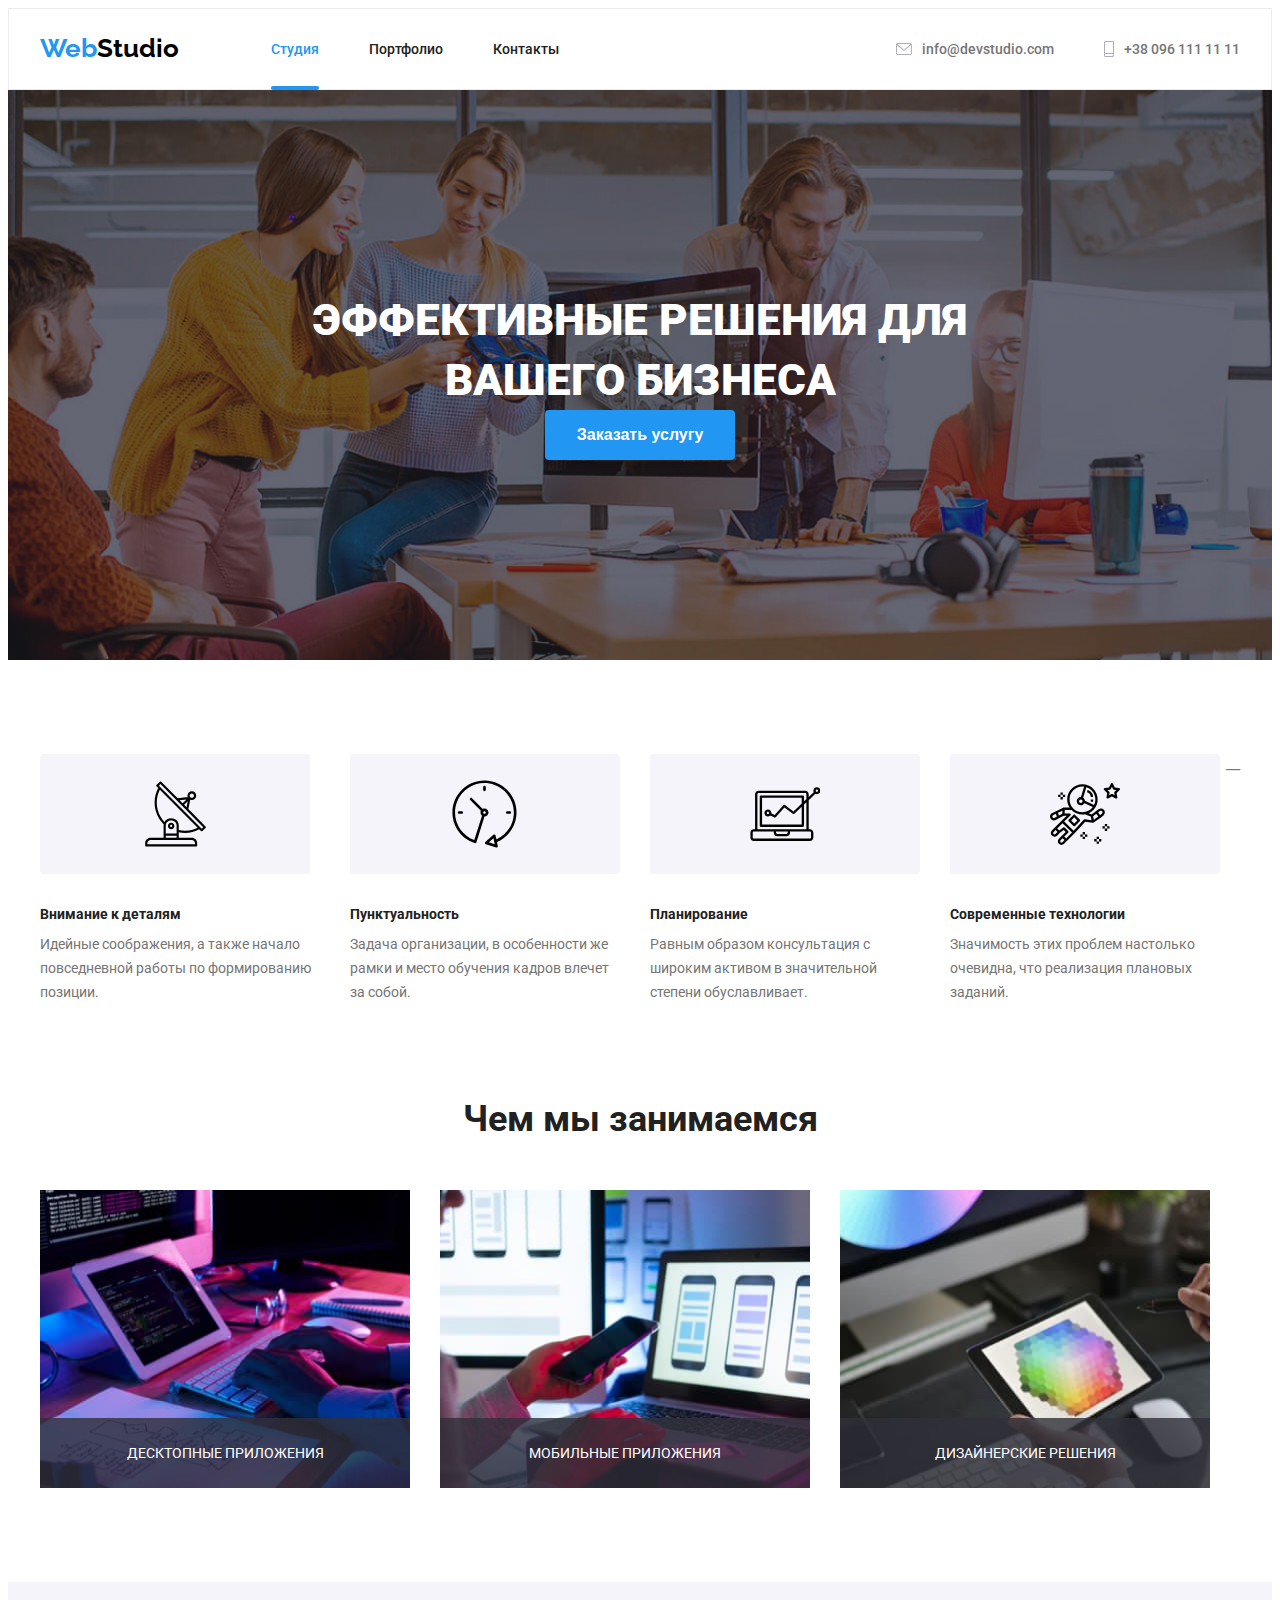
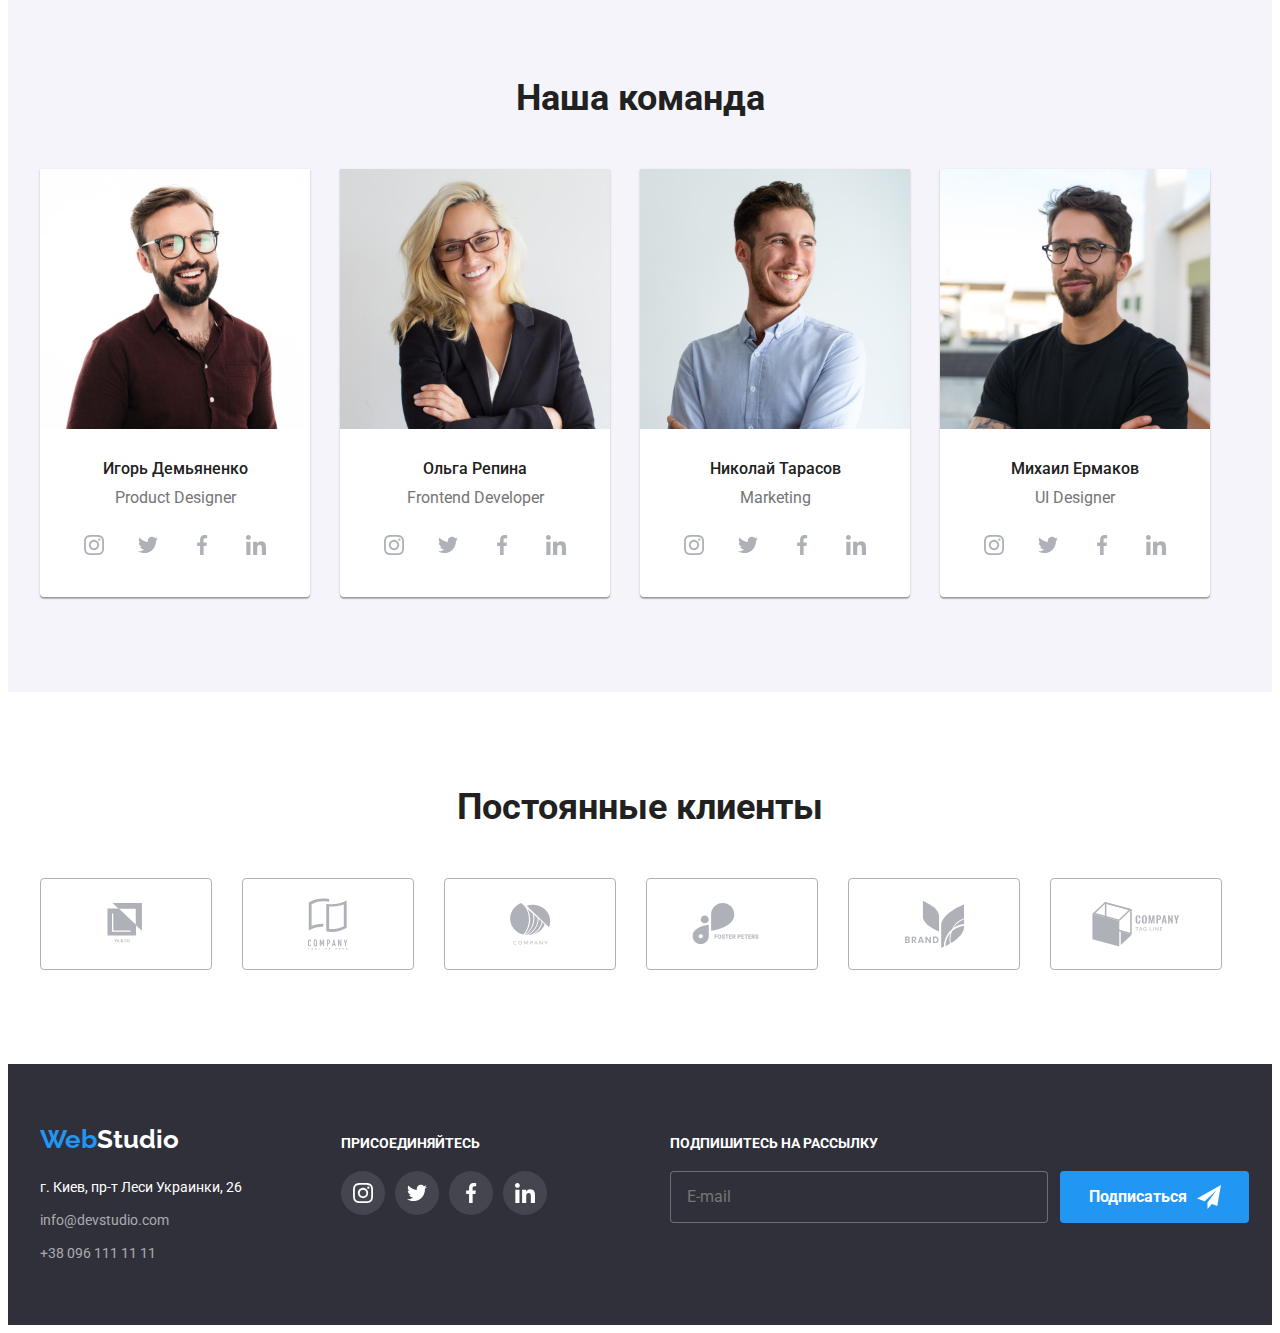
<file: index.html>
<!DOCTYPE html>
<html lang="en">
<head>
    <meta charset="UTF-8">
    <meta name="viewport" content="width=device-width, initial-scale=1.0">
    <title>WebStudio</title>
    <link rel="stylesheet" href="https://cdnjs.cloudflare.com/ajax/libs/modern-normalize/1.0.0/modern-normalize.min.css"
        integrity="sha512-ISS7cAi1PEhQ8jnbJpJZMd29NlhNj4AWYyLOSp2CE/CsHxTCu+r+t0D2yoJudVrd0/8fTVPUVDzY5Tvli75u/g=="
        crossorigin="anonymous" />   
    <link rel="stylesheet" href="./css/main.min.css">
    <link href="https://fonts.googleapis.com/css2?family=Roboto:wght@400;500;700;900&display=swap" rel="stylesheet">
    <link href="https://fonts.googleapis.com/css2?family=Raleway:wght@700&display=swap" rel="stylesheet">
</head>
<body class="site-page">

                    <!--main-navigation-->

    <header class="page" >

        <div class="page-container" >

            <nav class="page-nav">
                <a class="logo" href="index.html">
                    <span class="logo-part">Web</span>Studio
            
                </a>
            
                <ul class="page-nav__list">
                    <li class="page-nav__item">
                        <a class="page-nav__link current" href="">Студия</a>
                    </li>
                    <li class="page-nav__item">
                        <a class="page-nav__link" href="./portpholio.html">Портфолио</a>
                    </li>
                    <li class="page-nav__item">
                        <a class="page-nav__link" href="">Контакты</a>
                    </li>
            
                </ul>
            
            </nav>

            <ul class="page-contacts">
                <li class="page-contacts__item">
                    <a class="page-contacts__link" href="info@devstudio.com">
                        <svg class="page-contacts__icon" width="16px" height="12px">
                            <use href="./img/symbol-defs.svg#icon-mail-1"></use>
                        </svg>
                        info@devstudio.com
                    </a>
                </li>
                <li class="page-contacts__item">
                    <a class="page-contacts__link" href="+38-096-111-11-11">
                        <svg class="page-contacts__icon" width="10px" height="16px">
                         <use href="./img/symbol-defs.svg#icon-phone-1"></use>
                    </svg>
                    +38 096 111 11 11
                    </a>
                </li>
            </ul>
            
        </div>       

    </header>

             <!--main-content-->

        <main>
                        <!--by-our-product-->
           
                <section class="hero">
                                    

                            <h1 class="hero__title">Эффективные решения для вашего бизнеса</h1>
                           
                            <button class="hero__link" data-modal-open> Заказать услугу </button>
                        
                
                </section>
            

        
                        <!--stydio-skills-->

            <section class="skills">

                <div class="skills-container">

                    <h2 class="visually-hidden">Наши скилы </h2>

                    <ul class="skills__list">

                        <li class="skills__item">
                            <div class="skills__box">
                                <svg class="skills__icon" width="65px" height="70px">
                                  <use href="./img/symbol-defs.svg#icon-details-1"></use>
                                </svg>
                           </div>
                            <h3 class="skills__title">Внимание к деталям</h3>
                            <p class="skills__text">Идейные соображения, а также начало повседневной работы по формированию позиции.</p>
                        </li>

                        <li class="skills__item">

                           <div class="skills__box">
                                <svg class="skills__icon" width="67px" height="70px">
                                    <use href="./img/symbol-defs.svg#icon-clock-1"></use>
                                </svg>
                           </div>

                            <h3 class="skills__title">Пунктуальность</h3>
                            <p class="skills__text">Задача организации, в особенности же рамки и место обучения кадров влечет за собой.</p>

                        </li>

                        <li class="skills__item">

                           <div class="skills__box">
                                <svg class="skills__icon" width="70px" height="54px">
                                    <use href="./img/symbol-defs.svg#icon-computer-1"></use>
                                </svg>
                           </div>

                            <h3 class="skills__title">Планирование</h3>
                            <p class="skills__text">Равным образом консультация с широким активом в значительной степени обуславливает.</p>
                        </li>

                        <li class="skills__item">

                             <div class="skills__box">
                                 <svg class="skills__icon" width="70px" height="70px">
                                   <use href="./img/symbol-defs.svg#icon-astronaut-1"></use>
                                </svg>
                             </div>

                            <h3 class="skills__title">Современные технологии</h3>
                            <p class="skills__text">Значимость этих проблем настолько очевидна, что реализация плановых заданий.</p>

                        </li>
                    </ul>__
                </div>
              
            </section>

                        <!--our-work-->

            <section class="work">               
             
                <div class="work-container">

                    <h2 class="work__title">Чем мы занимаемся</h2>
                   
                    <ul class="work__list">
                    
                        <li class="work__card">
                            
                           <a href="" class="work__link">

                            <div class="work__tumb">
                               
                                    <img src="./img/notebook.jpg" alt="box1">
                              
                            </div>

                            <p class="work__text">ДЕСКТОПНЫЕ ПРИЛОЖЕНИЯ</p>

                           </a>

                        </li>

                        <li class="work__card">
                           
                           <a href="" class="work__link">

                            <div class="work__tumb">
                                
                                    <img src="./img/phone.jpg" alt="box2">
                               
                            </div>

                            <p class="work__text">МОБИЛЬНЫЕ ПРИЛОЖЕНИЯ</p>

                           </a>

                        </li>

                        <li class="work__card">
                    
                           <a href="" class="work__link">

                            <div class="work__tumb">
                                
                                    <img src="./img/planshet.jpg" alt="box3">
                                
                            </div>

                            <p class="work__text">ДИЗАЙНЕРСКИЕ РЕШЕНИЯ</p>

                           </a>

                        </li>
                    
                    </ul>
                </div>
            
            </section>
                        <!--our-team-->

            <section class="team" >               
               
                <div class="team-container">

                    <h2 class="team__title">Наша команда</h2>
                    
                    <ul class="team__list">

                        <li class="team__card">

                           <div class="team__tumb">

                                <img class="personal-foto" src="./img/photo1.jpg" alt="">
                             

                           </div>

                           <div class="team__tools">                            

                            <h3 class="team__names">Игорь Демьяненко</h3>
                            <p class="team__professions">Product Designer</p>
                            
                            <ul class="team-social__list">
                            
                                <li class="team-social__item">
                            
                                    <a href="" class="team-social__links">
                                        <svg class="team-social__icon" width="20px" height="20px">
                                            <use href="./img/symbol-defs.svg#icon-instagram-1"></use>
                                        </svg>
                                    </a>
                            
                                </li>
                            
                                <li class="team-social__item">
                            
                                    <a href="" class="team-social__links">
                                        <svg class="team-social__icon" width="20px" height="20px">
                                            <use href="./img/symbol-defs.svg#icon-twitter-1"></use>
                                        </svg>
                                    </a>
                            
                                </li>
                            
                                <li class="team-social__item">
                            
                            
                                    <a href="" class="team-social__links">
                            
                                        <svg class="team-social__icon" width="20px" height="20px">
                                            <use href="./img/symbol-defs.svg#icon-facebook-1"></use>
                                        </svg>
                            
                                    </a>
                            
                                </li>
                            
                                <li class="team-social__item">
                            
                                    <a href="" class="team-social__links">
                            
                                        <svg class="team-social__icon" width="20px" height="20px">
                                            <use href="./img/symbol-defs.svg#icon-linkedin-1"></use>
                                        </svg>
                            
                                    </a>
                            
                                </li>
                            </ul>
                            
                           </div>
                    
                        </li>

                        <li class="team__card">
                           
                            <div class="team__tumb">

                                <img class="personal__foto" src="./img/photo2.jpg" alt="">
                                                               
                            </div>

                            <div class="team__tools">
                            
                                <h3 class="team__names">Ольга Репина</h3>
                                <p class="team__professions">Frontend Developer</p>
                            
                                <ul class="team-social__list">
                            
                                    <li class="team-social__item">
                            
                                        <a href="" class="team-social__links">
                                            <svg class="team-social__icon" width="20px" height="20px">
                                                <use href="./img/symbol-defs.svg#icon-instagram-1"></use>
                                            </svg>
                                        </a>
                            
                                    </li>
                            
                                    <li class="team-social__item">
                            
                                        <a href="" class="team-social__links">
                                            <svg class="team-social__icon" width="20px" height="20px">
                                                <use href="./img/symbol-defs.svg#icon-twitter-1"></use>
                                            </svg>
                                        </a>
                            
                                    </li>
                            
                                    <li class="team-social__item">
                            
                            
                                        <a href="" class="team-social__links">
                            
                                            <svg class="team-social__icon" width="20px" height="20px">
                                                <use href="./img/symbol-defs.svg#icon-facebook-1"></use>
                                            </svg>
                            
                                        </a>
                            
                                    </li>
                            
                                    <li class="team-social__item">
                            
                                        <a href="" class="team-social__links">
                            
                                            <svg class="team-social__icon" width="20px" height="20px">
                                                <use href="./img/symbol-defs.svg#icon-linkedin-1"></use>
                                            </svg>
                            
                                        </a>
                            
                                    </li>
                                </ul>
                            
                            </div>

                        </li>

                        <li class="team__card">

                            <div class="team__tumb">

                                    <img class="personal-foto" src="./img/photo3.jpg" alt="">
                                   
                            </div>     
                            
                            <div class="team__tools">

                                <h3 class="team__names">Николай Тарасов</h3>
                                <p class="team__professions">Marketing</p>
                                
                                <ul class="team-social__list">
                                
                                    <li class="team-social__item">
                                
                                        <a href="" class="team-social__links">
                                            <svg class="team-social__icon" width="20px" height="20px">
                                                <use href="./img/symbol-defs.svg#icon-instagram-1"></use>
                                            </svg>
                                        </a>
                                
                                    </li>
                                
                                    <li class="team-social__item">
                                
                                        <a href="" class="team-social__links">
                                            <svg class="team-social__icon" width="20px" height="20px">
                                                <use href="./img/symbol-defs.svg#icon-twitter-1"></use>
                                            </svg>
                                        </a>
                                
                                    </li>
                                
                                    <li class="team-social__item">
                                
                                
                                        <a href="" class="team-social__links">
                                
                                            <svg class="team-social__icon" width="20px" height="20px">
                                                <use href="./img/symbol-defs.svg#icon-facebook-1"></use>
                                            </svg>
                                
                                        </a>
                                
                                    </li>
                                
                                    <li class="team-social__item">
                                
                                        <a href="" class="team-social__links">
                                
                                            <svg class="team-social__icon" width="20px" height="20px">
                                                <use href="./img/symbol-defs.svg#icon-linkedin-1"></use>
                                            </svg>
                                
                                        </a>
                                
                                    </li>
                                </ul>
                            </div>

                        </li>

                        <li class="team__card">
                           
                            <div class="team__tumb">

                                <img class="personal-foto" src="./img/photo4.jpg" alt="">
                            
                            </div>

                            <div class="team__tools">

                                    <h3 class="team__names">Михаил Ермаков</h3>
                                    <p class="team__professions">UI Designer</p>
                                    
                                    <ul class="team-social__list">
                                    
                                        <li class="team-social__item">
                                    
                                            <a href="" class="team-social__links">
                                                <svg class="team-social__icon" width="20px" height="20px">
                                                    <use href="./img/symbol-defs.svg#icon-instagram-1"></use>
                                                </svg>
                                            </a>
                                    
                                        </li>
                                    
                                        <li class="team-social__item">
                                    
                                            <a href="" class="team-social__links">
                                                <svg class="team-social__icon" width="20px" height="20px">
                                                    <use href="./img/symbol-defs.svg#icon-twitter-1"></use>
                                                </svg>
                                            </a>
                                    
                                        </li>
                                    
                                        <li class="team-social__item">
                                    
                                    
                                            <a href="" class="team-social__links">
                                    
                                                <svg class="team-social__icon" width="20px" height="20px">
                                                    <use href="./img/symbol-defs.svg#icon-facebook-1"></use>
                                                </svg>
                                    
                                            </a>
                                    
                                        </li>
                                    
                                        <li class="team-social__item">
                                    
                                            <a href="" class="team-social__links">
                                    
                                                <svg class="team-social__icon" width="20px" height="20px">
                                                    <use href="./img/symbol-defs.svg#icon-linkedin-1"></use>
                                                </svg>
                                    
                                            </a>
                                    
                                        </li>
                                    </ul>

                            </div>

                        </li>
                    </ul>
                </div>
                
            </section>
                    
                   <!-- our-clients -->

            <section class="clients">

               <div class="clients-container">

                    <h2 class="clients__title">Постоянные клиенты</h2>
                    
                    <ul class="clients__list">
                    
                        <li class="clients__item">

                            <a href="#" class="clients__link">
                                
                                <svg class="clients__icon" width="79px" height="42px">

                                <use href="./img/symbol-defs.svg#icon-logo-1-1"></use>

                                </svg>

                            </a>

                        </li>

                        <li class="clients__item">

                            <a href="#" class="clients__link">
                                
                                <svg class="clients__icon" width="40px" height="52px">
                                <use href="./img/symbol-defs.svg#icon-logo-2-1"></use>
                            </svg>

                            </a>

                        </li>

                        <li class="clients__item">

                            <a href="#" class="clients__link">
                                
                             <svg class="clients__icon" width="41px" height="42px">
                                <use href="./img/symbol-defs.svg#icon-Object-1"></use>
                            </svg>

                            </a>

                        </li>

                        <li class="clients__item">

                           <a href="#" class="clients__link">

                                <svg class="clients__icon" width="80px" height="42px">
                                    <use href="./img/symbol-defs.svg#icon-logo-4-1"></use>
                                </svg>

                           </a>

                        </li>

                        <li class="clients__item">

                            <a href="#" class="clients__link">

                                <svg class="clients__icon" width="59px" height="47px">
                                    <use href="./img/symbol-defs.svg#icon-logo-5-1"></use>
                                </svg>

                            </a>

                        </li>

                        <li class="clients__item">

                            <a href="#" class="clients__link">
                                
                                <svg class="clients__icon" width="88px" height="45px">
                                <use href="./img/symbol-defs.svg#icon-logo-6-1"></use>
                            </svg>

                            </a>

                        </li>
                    
                    </ul>

               </div>                           
            
            </section>

        </main>
                  <!--footer-->
    <footer class="footer">
           
        <div class="footer__container">

              <!-- footer-contain -->

               <div class="footer-contacts">
                    <a class="logo" href="./">
                    
                        <span class="logo-part">Web</span>Studio
                    </a>
                    
                    <address class="footer-contacts__textstyle">
                    
                        <ul class="footer-contacts__list">
                            <li class="footer-contacts__item">
                                <p class="footer-contacts__link adress">г. Киев, пр-т Леси Украинки, 26</p>
                    
                    
                            </li>
                            <li class="footer-contacts__item">
                                <a class="footer-contacts__link" href="mailto:info@devstudio.com">info@devstudio.com</a>
                            </li>
                            <li class="footer-contacts__item">
                                <a class="footer-contacts__link" href="tel:+38-096-111-11-11">+38 096 111 11 11</a>
                            </li>
                        </ul>
                    </address>

               </div>

                <!-- footer-contain2 -->

                 <div class="footer-social__container">
                    <h2 class="footer-social__title"> ПРИСОЕДИНЯЙТЕСЬ</h2>
                    
                    <ul class="footer-social__list">
                    
                        <li class="footer-social__item">
                    
                            <a href="" class="footer-social__link">
                                <svg class="footer-social__icon" width="20px" height="20px">
                                    <use href="./img/symbol-defs.svg#icon-instagram-1"></use>
                                </svg>
                            </a>
                    
                        </li>
                    
                        <li class="footer-social__item">
                    
                            <a href="" class="footer-social__link">
                                <svg class="footer-social__icon" width="20px" height="20px">
                                    <use href="./img/symbol-defs.svg#icon-twitter-1"></use>
                                </svg>
                            </a>
                    
                        </li>
                    
                        <li class="footer-social__item">
                    
                    
                            <a href="" class="footer-social__link">
                    
                                <svg class="footer-social__icon" width="20px" height="20px">
                                    <use href="./img/symbol-defs.svg#icon-facebook-1"></use>
                                </svg>
                    
                            </a>
                    
                        </li>
                    
                        <li class="footer-social__item">
                    
                            <a href="" class="footer-social__link">
                    
                                <svg class="footer-social__icon" width="20px" height="20px">
                                    <use href="./img/symbol-defs.svg#icon-linkedin-1"></use>
                                </svg>
                    
                            </a>
                    
                        </li>
                    
                    </ul>
                 </div>

                 <!-- foter-contain3 -->
                 
                 <div class="footer-form">

                    <h2 class="footer-form__title">ПОДПИШИТЕСЬ НА РАССЫЛКУ</h2>

                  <form class="footer-form__signup">                

                   <label>

                    <input type="text" name="e-mail" placeholder="E-mail" class="footer-form__input">

                   </label>

                   <button type="submit" class="footer-form__butn">
                       Подписаться
                       <svg width="24px" height="24px" class="footer-form__icon">
                           <use href="./img/symbol-defs.svg#icon-send"></use>
                       </svg>
                    </button>


                  </form>

                 </div>

        </div>


    </footer>

    <div class="backdrop is-hidden" data-modal>

        <div class="modal">

            <h2 class="modal__title">Оставьте свои данные, мы вам перезвоним</h2>

            <form action="" class="modal__signup">

                <div class="modal__container">

                    <div class="modal__content">

                        <label for="name">Имя</label>  

                       <div class="modal__position">
                            <input type="text" name="name" id="name" class="modal__field">
                            <svg width="12px" height="12px" class="modal__icon">
                                <use href="./img/symbol-defs.svg#icon-name"></use>
                            </svg>

                       </div>

                    </div>

                    <div class="modal__content">

                        <label for="tel" >Телефон</label>

                        <div class="modal__position">

                            <input type="tel" name="tel" id="tel" class="modal__field">
                            <svg width="13px" height="13px" class="modal__icon">
                                <use href="./img/symbol-defs.svg#icon-phone"></use>
                            </svg>

                        </div>
                        
                    </div>

                    <div class="modal__content">

                        <label for="e-mail" >Почта</label>

                        <div class="modal__position">

                            <input type="email" name="e-mail" id="e-mail" class="modal__field">
                            <svg width="15px" height="12px" class="modal__icon">
                                <use href="./img/symbol-defs.svg#icon-emaill"></use>
                            </svg>

                        </div>
                        
                    </div>

                    <div class="modal__content">
                        <label for="coment" >Коментарий</label>                        
                        <textarea name="coment" id="coment" rows="6" placeholder="Введите текст" class="modal__textarea"></textarea>
                        
                    </div>                  
                   
                    <div class="modal-agree">
                           <div class="modal-agree__contain">
                                    <label class="modal-agree__accept">
                                        <input type="checkbox" name="checkbox" class="modal-agree__checkbox">
                                        <svg class="modal-agree__icon" width="16" height="15">
                                            <use href="./img/symbol-defs.svg#icon-agree" class="icon-agree"></use>
                                        </svg>
                                    
                                        Соглашаюсь с рассылкой и принимаю
                                        <a href="" class="modal-agree__agrement">Условия договора</a>
                                    </label>

                           </div>
                       
                            <button class="modal-agree__send" type="submit">Оправить</button>
                    </div>
                                         
                  </div>
                    
            
               
            </form>

            <button class="modal__but">

                <svg class="modal__close" width="11px" height="11px" data-modal-close>
                    <use href="./img/symbol-defs.svg#icon-cherch"></use>
                </svg>

            </button>

        </div>

    </div>

    <script src="./js/modal.js"></script>

</body>
</html>
</file>
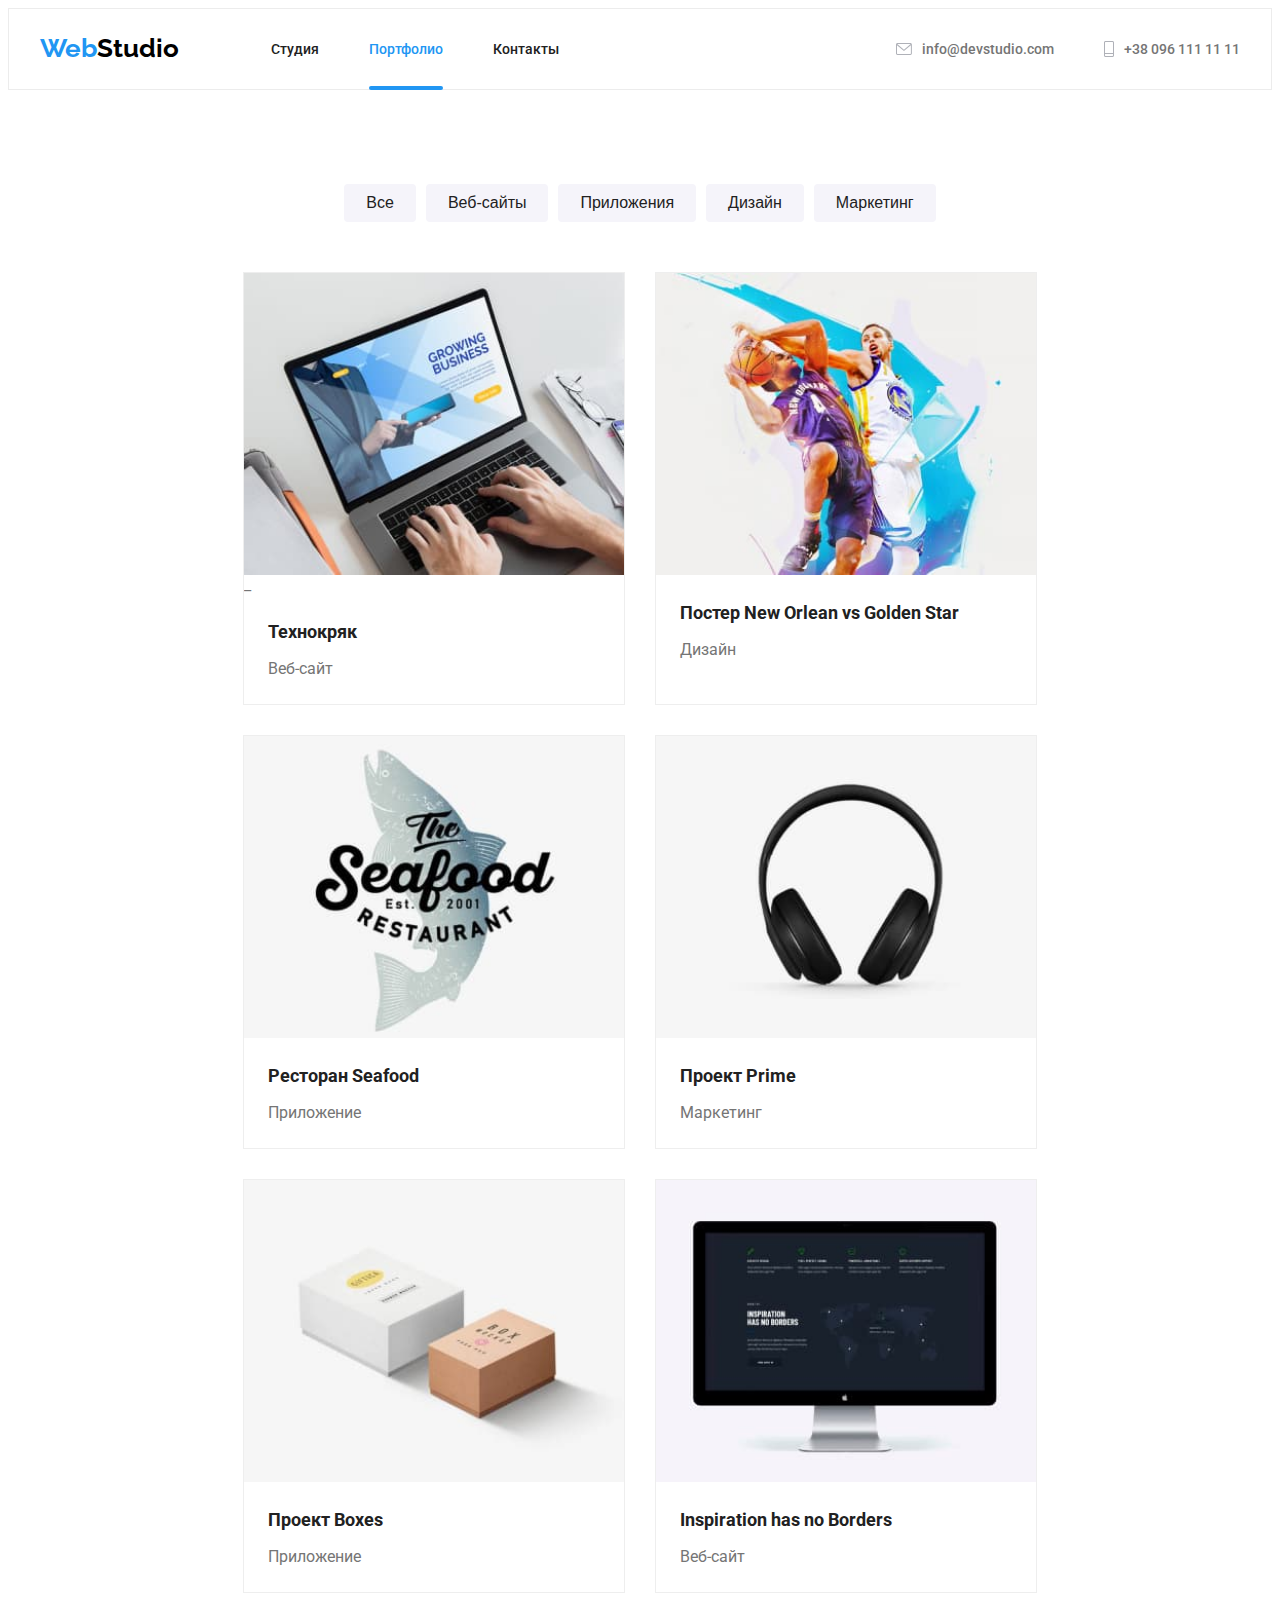
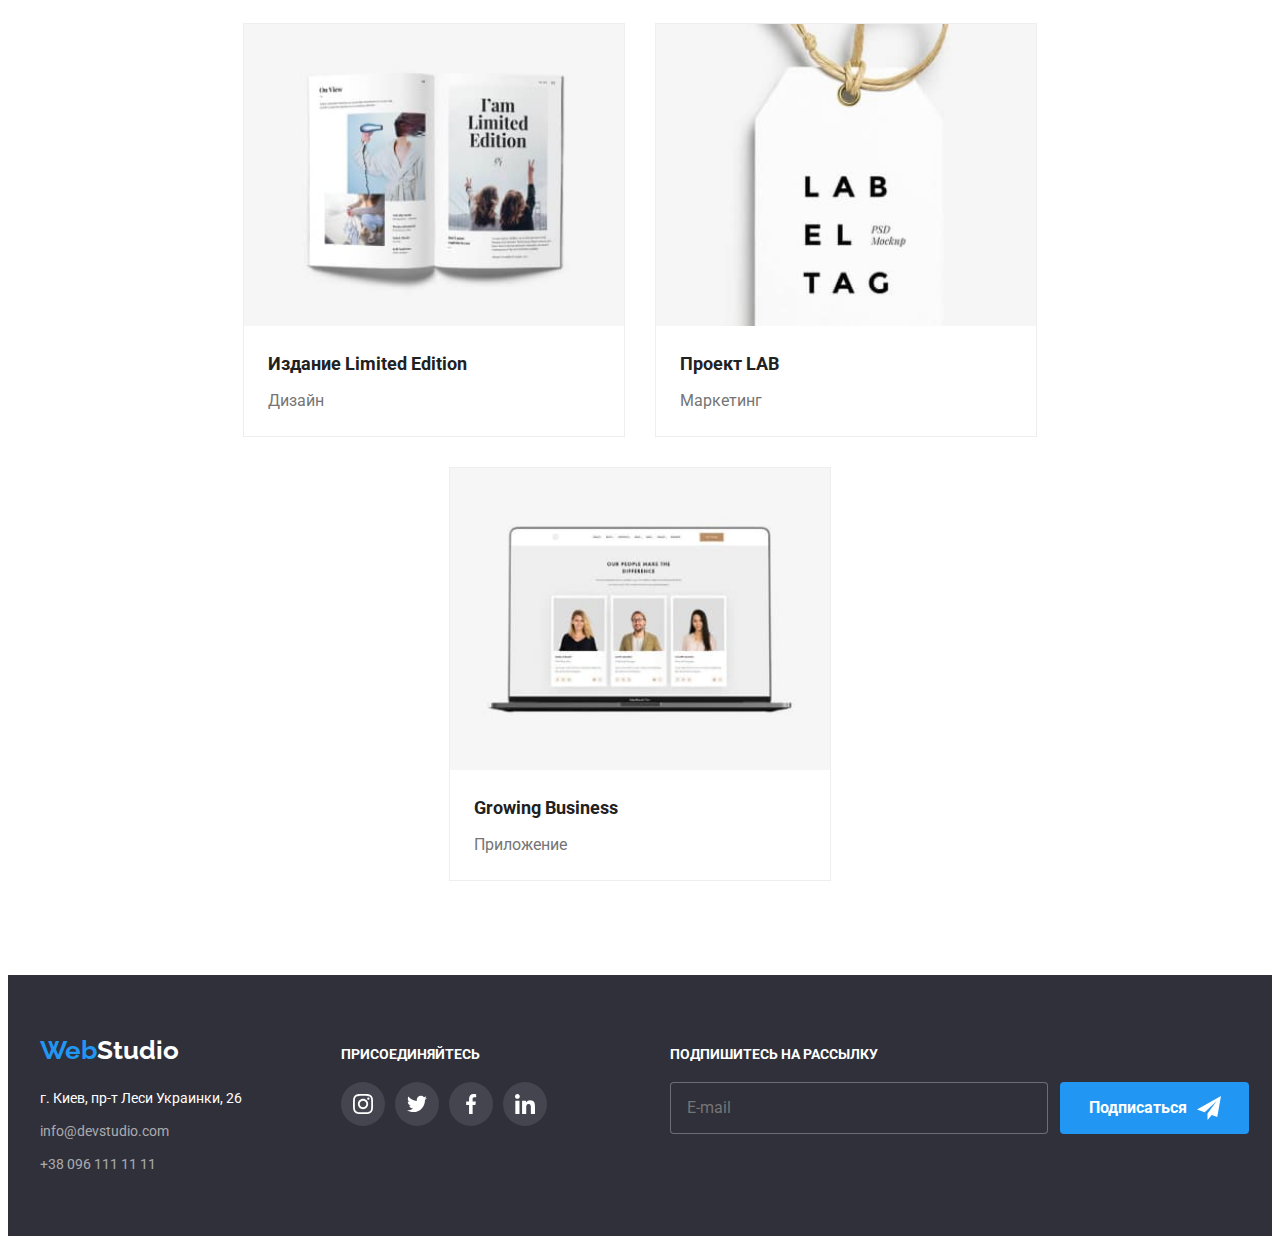
<file: portpholio.html>
<!DOCTYPE html>
<html lang="ru">
<head>
    <meta charset="UTF-8">
    <meta http-equiv="X-UA-Compatible" content="IE=edge">
    <meta name="viewport" content="width=device-width, initial-scale=1.0">
    <title>Портфолио</title>
    <link rel="stylesheet" href="https://cdnjs.cloudflare.com/ajax/libs/modern-normalize/1.0.0/modern-normalize.min.css"
        integrity="sha512-ISS7cAi1PEhQ8jnbJpJZMd29NlhNj4AWYyLOSp2CE/CsHxTCu+r+t0D2yoJudVrd0/8fTVPUVDzY5Tvli75u/g=="
        crossorigin="anonymous" />    
    <link rel="stylesheet" href="./css/portpholio.min.css">
    <link href="https://fonts.googleapis.com/css2?family=Roboto:wght@400;500;700;900&display=swap" rel="stylesheet">
    <link href="https://fonts.googleapis.com/css2?family=Raleway:wght@700&display=swap" rel="stylesheet">

    
</head>
  <body class="site-page">

                        <!--main-navigation-->
        <header class="page">
        
            <div class="page-container">
        
                <nav class="page-nav">
                    <a class="logo" href="index.html">
                        <span class="logo-part">Web</span>Studio
        
                    </a>
        
                    <ul class="page-nav__list">
                        <li class="page-nav__item">
                            <a class="page-nav__link" href="./index.html">Студия</a>
                        </li>
                        <li class="page-nav__item">
                            <a class="page-nav__link current" href="./portpholio.html">Портфолио</a>
                        </li>
                        <li class="page-nav__item">
                            <a class="page-nav__link" href="">Контакты</a>
                        </li>
        
                    </ul>
        
                </nav>
        
                <ul class="page-contacts">
                    <li class="page-contacts__item">
                        <a class="page-contacts__link" href="info@devstudio.com">
                            <svg class="page-contacts__icon" width="16px" height="12px">
                                <use href="./img/symbol-defs.svg#icon-mail-1"></use>
                            </svg>
                            info@devstudio.com
                        </a>
                    </li>
                    <li class="page-contacts__item">
                        <a class="page-contacts__link" href="+38-096-111-11-11">
                            <svg class="page-contacts__icon" width="10px" height="16px">
                                <use href="./img/symbol-defs.svg#icon-phone-1"></use>
                            </svg>
                            +38 096 111 11 11
                        </a>
                    </li>
                </ul>
        
            </div>
        
        </header>
                    <!-- main-content-->

                        <main >                            
                            
                    <section class="portpholio" >
                         <div class="portpholio-container">

                                <h1 class="visually-hidden">Наши проекты</h1>

                                <ul class="filters__list">

                                    <li class="filters__item">
                                        <button class="filters__button">Все</button>
                                    </li>

                                    <li class="filters__item">
                                        <button class="filters__button">Веб-сайты</button>
                                    </li>

                                    <li class="filters__item">
                                        <button class="filters__button">Приложения</button>
                                    </li>

                                    <li class="filters__item">
                                        <button class="filters__button">Дизайн</button>
                                    </li>

                                    <li class="filters__item">
                                        <button class="filters__button">Маркетинг</button>
                                    </li>

                                </ul>

                                <ul class="projects">

                                    <li class="projects__card"> 
                                        
                                            <div class="project__tumb">
                                            
                                                <img src="./img/tehnokryak.jpg" alt="веб-сайт">
                                            
                                                <p class="project__text">Технокряк это современная площадка распространения коронавируса. Компании используют эту платформу
                                                    для цифрового
                                                    шпионажа и атак на защищённые сервера конкурентов.
                                                </p>
_
                                            </div>                                       
                                          

                                        <div class="projects__title">
                                        
                                            <h2 class="projects__name">Технокряк </h2>
                                            <p class="projects__description">Веб-сайт</p>
                                        
                                        </div>

                                    </li>

                                    <li class="projects__card">

                                       <div class="project__tumb">

                                            <img src="./img/neworlean.jpg" alt="Golden star">
                                                      
                                            <p class="project__text">Технокряк это современная площадка распространения коронавируса. Компании используют эту платформу
                                                для цифрового
                                                шпионажа и атак на защищённые сервера конкурентов.
                                            </p>

                                       </div>

                                        <div class="projects__title">
                                        
                                            <h2 class="projects__name">Постер <span lang="en">New Orlean vs Golden Star</span> </h2>
                                            <p class="projects__description">Дизайн</p>
                                        
                                        </div>

                                    </li>

                                    <li class="projects__card">

                                        <div class="project__tumb">

                                            <img src="./img/seafood.jpg" alt="sea food">
                                                       
                                            <p class="project__text">Технокряк это современная площадка распространения коронавируса. Компании используют эту платформу
                                                для цифрового
                                                шпионажа и атак на защищённые сервера конкурентов.
                                            </p>

                                        </div>

                                        <div class="projects__title">
                                        
                                            <h2 class="projects__name">Ресторан <span lang="en">Seafood</span> </h2>
                                            <p class="projects__description">Приложение</p>
                                        
                                        </div>
                                        
                                    </li>

                                    <li class="projects__card">

                                        <div class="project__tumb">

                                            <img src="./img/prime.jpg" alt="prime">                                           
                                          
                                            <p class="project__text">Технокряк это современная площадка распространения коронавируса. Компании используют эту платформу
                                                для цифрового
                                                шпионажа и атак на защищённые сервера конкурентов.
                                            </p>

                                        </div>

                                        <div class="projects__title">
                                        
                                            <h2 class="projects__name">Проект <span lang="en">Prime</span> </h2>
                                            <p class="projects__description">Маркетинг</p>
                                        
                                        </div>

                                    </li>

                                    <li class="projects__card">
                                        
                                        <div class="project__tumb">

                                            <img src="./img/boxes.jpg" alt="Boxes">

                                         
                                            <p class="project__text">Технокряк это современная площадка распространения коронавируса. Компании используют эту платформу
                                                для цифрового
                                                шпионажа и атак на защищённые сервера конкурентов.
                                            </p>

                                        </div>

                                        <div class="projects__title">
                                        
                                            <h2 class="projects__name">Проект <span lang="en">Boxes</span> </h2>
                                            <p class="projects__description">Приложение</p>
                                        
                                        </div>

                                    </li>

                                    <li class="projects__card">

                                       <div class="project__tumb">

                                            <img src="./img/inspiration.jpg" alt="inspiration">

                                             
                                            <p class="project__text">Технокряк это современная площадка распространения коронавируса. Компании используют эту платформу
                                                для цифрового
                                                шпионажа и атак на защищённые сервера конкурентов.
                                            </p>

                                       </div>

                                        <div class="projects__title">
                                        
                                            <h2 class="projects__name"><span lang="en">Inspiration has no Borders</span></h2>
                                            <p class="projects__description">Веб-сайт</p>
                                        
                                        </div>

                                    </li>

                                    <li class="projects__card">

                                       <div class="project__tumb">

                                            <img src="./img/limitededition.jpg" alt="limited edition">

                                            <p class="project__text">Технокряк это современная площадка распространения коронавируса. Компании используют эту платформу
                                                для цифрового
                                                шпионажа и атак на защищённые сервера конкурентов.
                                            </p>

                                       </div>

                                        <div class="projects__title">
                                        
                                            <h2 class="projects__name">Издание <span lang="en">Limited Edition</span> </h2>
                                            <p class="projects__description">Дизайн</p>
                                        
                                        </div>

                                    </li>

                                    <li class="projects__card">
                                        
                                        <div class="project__tumb">

                                            <img src="./img/lab.jpg" alt="lab">

                                            <p class="project__text">Технокряк это современная площадка распространения коронавируса. Компании используют эту платформу
                                                для цифрового
                                                шпионажа и атак на защищённые сервера конкурентов.
                                            </p>

                                        </div>

                                        <div class="projects__title">
                                        
                                            <h2 class="projects__name">Проект <span lang="en">LAB</span> </h2>
                                            <p class="projects__description">Маркетинг</p>
                                        
                                        </div>

                                    </li>

                                    <li class="projects__card">

                                        <div class="project__tumb">

                                            <img src="./img/business.jpg" alt="business">
                                        
                                            <p class="project__text">Технокряк это современная площадка распространения коронавируса. Компании используют эту платформу
                                                для цифрового
                                                шпионажа и атак на защищённые сервера конкурентов.
                                            </p>
                                            
                                        </div>

                                            <div class="projects__title">
                                            
                                                <h2 class="projects__name"><span lang="en">Growing Business</span> </h2>
                                                <p class="projects__description">Приложение</p>
                                            
                                            </div>

                                    </li>

                                </ul>
                         </div>
                     </section>

                          
                        </main>

                        <!-- footer -->
<footer class="footer">

    <div class="footer__container">

        <!-- footer-contain -->

        <div class="footer-contacts">
            <a class="logo" href="./">

                <span class="logo-part">Web</span>Studio
            </a>

            <address class="footer-contacts__textstyle">

                <ul class="footer-contacts__list">
                    <li class="footer-contacts__item">
                        <p class="footer-contacts__link adress">г. Киев, пр-т Леси Украинки, 26</p>


                    </li>
                    <li class="footer-contacts__item">
                        <a class="footer-contacts__link" href="mailto:info@devstudio.com">info@devstudio.com</a>
                    </li>
                    <li class="footer-contacts__item">
                        <a class="footer-contacts__link" href="tel:+38-096-111-11-11">+38 096 111 11 11</a>
                    </li>
                </ul>
            </address>

        </div>

        <!-- footer-contain2 -->

        <div class="footer-social__container">
            <h2 class="footer-social__title"> ПРИСОЕДИНЯЙТЕСЬ</h2>

            <ul class="footer-social__list">

                <li class="footer-social__item">

                    <a href="" class="footer-social__link">
                        <svg class="footer-social__icon" width="20px" height="20px">
                            <use href="./img/symbol-defs.svg#icon-instagram-1"></use>
                        </svg>
                    </a>

                </li>

                <li class="footer-social__item">

                    <a href="" class="footer-social__link">
                        <svg class="footer-social__icon" width="20px" height="20px">
                            <use href="./img/symbol-defs.svg#icon-twitter-1"></use>
                        </svg>
                    </a>

                </li>

                <li class="footer-social__item">


                    <a href="" class="footer-social__link">

                        <svg class="footer-social__icon" width="20px" height="20px">
                            <use href="./img/symbol-defs.svg#icon-facebook-1"></use>
                        </svg>

                    </a>

                </li>

                <li class="footer-social__item">

                    <a href="" class="footer-social__link">

                        <svg class="footer-social__icon" width="20px" height="20px">
                            <use href="./img/symbol-defs.svg#icon-linkedin-1"></use>
                        </svg>

                    </a>

                </li>

            </ul>
        </div>

        <!-- foter-contain3 -->

        <div class="footer-form">

            <h2 class="footer-form__title">ПОДПИШИТЕСЬ НА РАССЫЛКУ</h2>

            <form class="footer-form__signup">

                <label>

                    <input type="text" name="e-mail" placeholder="E-mail" class="footer-form__input">

                </label>

                <button type="submit" class="footer-form__butn">
                    Подписаться
                    <svg width="24px" height="24px" class="footer-form__icon">
                        <use href="./img/symbol-defs.svg#icon-send"></use>
                    </svg>
                </button>


            </form>

        </div>

    </div>


</footer>

                            
        
  </body>
</html>
</file>
<file: css/main.min.css>
ul{list-style:none;padding:0;margin:0}a{display:-webkit-inline-box;display:-ms-inline-flexbox;display:inline-flex;text-decoration:none;color:black}p{margin:0 0}img{display:block;max-width:100%;height:auto}button{border:none}h1,h2,h3{margin:0}.site-page{background-color:#fff;font-family:Roboto;font-weight:400;font-style:normal;color:#757575}.visually-hidden{position:absolute;clip:rect(0 0 0 0);width:1px;height:1px;margin:-1px}.page{font-weight:500;font-size:14px;line-height:16px;border:1px solid #ececec}.page-container{display:-webkit-box;display:-ms-flexbox;display:flex;width:1200px;padding:0px 15px;margin:0 auto;-webkit-box-align:center;-ms-flex-align:center;align-items:center;-webkit-box-pack:justify;-ms-flex-pack:justify;justify-content:space-between;padding-top:24px;padding-bottom:25px}.logo{margin-right:92px}.logo-part{color:#2196f3}.page-nav{display:-webkit-box;display:-ms-flexbox;display:flex;-webkit-box-align:center;-ms-flex-align:center;align-items:center}.page-nav__item{position:relative}.page-nav__list{display:-webkit-box;display:-ms-flexbox;display:flex;margin:0 auto}.page-nav__list li:not(:first-child){margin-left:50px}.page-nav__link{color:#212121;padding-top:auto;-webkit-transition:250ms cubic-bezier(0.4, 0, 0.2, 1);transition:250ms cubic-bezier(0.4, 0, 0.2, 1)}.page-nav__link.current{color:#2196f3}.page-nav__link.current::after{opacity:1}.page-nav__link:hover,.page-nav__link:focus{color:#2196f3}.page-nav__link::after{content:'';position:absolute;-webkit-transform:translateY(45px);transform:translateY(45px);display:block;width:100%;height:4px;background-color:#2196f3;border-radius:2px;opacity:0;-webkit-transition:opacity 250ms cubic-bezier(0.4, 0, 0.2, 1),color 250ms cubic-bezier(0.4, 0, 0.2, 1);transition:opacity 250ms cubic-bezier(0.4, 0, 0.2, 1),color 250ms cubic-bezier(0.4, 0, 0.2, 1)}.page-nav__link:hover::after{opacity:1}.logo{font-family:Raleway;color:#000;font-weight:700;font-size:26px;line-height:31px}.page-contacts{display:-webkit-box;display:-ms-flexbox;display:flex;margin-left:auto;-webkit-box-align:center;-ms-flex-align:center;align-items:center}.page-contacts li:not(:first-child){margin-left:50px}.page-contacts__link{display:-webkit-box;display:-ms-flexbox;display:flex;justify-items:center;-webkit-box-align:center;-ms-flex-align:center;align-items:center;color:#757575;-webkit-transition:color 250ms cubic-bezier(0.4, 0, 0.2, 1);transition:color 250ms cubic-bezier(0.4, 0, 0.2, 1)}.page-contacts__link:hover,.page-contacts__link:focus{color:#2196f3}.page-contacts__link:hover .page-contacts__icon,.page-contacts__link:focus .page-contacts__icon{fill:#2196f3}.page-contacts__icon{display:-webkit-inline-box;display:-ms-inline-flexbox;display:inline-flex;-webkit-box-align:center;-ms-flex-align:center;align-items:center;justify-items:center;margin-right:10px;fill:#afb1b8;-webkit-transition:fill 250ms cubic-bezier(0.4, 0, 0.2, 1);transition:fill 250ms cubic-bezier(0.4, 0, 0.2, 1)}.hero{max-width:1600px;padding:200px 15px;text-align:center;color:#fff;display:block;background-image:-webkit-gradient(linear, left top, right top, from(rgba(47,48,58,0.4)), to(rgba(47,48,58,0.4))),url(../img/fon.jpg);background-image:linear-gradient(to right, rgba(47,48,58,0.4), rgba(47,48,58,0.4)),url(../img/fon.jpg);background-repeat:no-repeat;background-size:cover;background-position:center;margin:0 auto}.hero__title{display:-webkit-box;display:-ms-flexbox;display:flex;-webkit-box-align:center;-ms-flex-align:center;align-items:center;-webkit-box-pack:center;-ms-flex-pack:center;justify-content:center;margin-bottom:30px;font-weight:900;font-size:44px;line-height:60px;max-width:696px;margin:0 auto;text-transform:uppercase}.hero__link{background-color:#2196f3;color:#fff;font-weight:700;font-size:16px;line-height:30px;padding:10px 32px;-webkit-box-shadow:0px 4px 4px rgba(0,0,0,0.15);box-shadow:0px 4px 4px rgba(0,0,0,0.15);border-radius:4px}.skills{padding-top:94px}.skills__text{display:inline-block;color:#757575;font-size:14px;line-height:24px}.skills__title{display:inline-block;margin-bottom:10px;color:#212121;font-weight:700;font-size:14px;line-height:16px}.skills__box{display:-webkit-box;display:-ms-flexbox;display:flex;width:270px;height:120px;-webkit-box-pack:center;-ms-flex-pack:center;justify-content:center;-webkit-box-align:center;-ms-flex-align:center;align-items:center;margin-bottom:30px;background-color:#f5f4fa;border-radius:4px}.skills-container{display:-webkit-box;display:-ms-flexbox;display:flex;width:1200px;text-align:left;padding:0px 15px;margin-left:auto;margin-right:auto}.skills__list{display:-webkit-box;display:-ms-flexbox;display:flex}.skills__list .skills__item:not(:first-child){margin-left:30px}.work{padding-top:94px;padding-bottom:94px}.work li:not(:first-child){margin-left:30px}.work__list{display:-webkit-box;display:-ms-flexbox;display:flex}.work__card{position:relative}.work__tumb{width:370px}.work__text{position:absolute;display:-webkit-box;display:-ms-flexbox;display:flex;-webkit-box-align:center;-ms-flex-align:center;align-items:center;-webkit-box-pack:center;-ms-flex-pack:center;justify-content:center;padding:27px 0px;background-color:rgba(47,48,58,0.8);left:0;bottom:0;width:100%;font-size:14px;line-height:16px;color:#fff}.work__link{position:relative;height:100%}.work-container{width:1200px;padding:0px 15px;margin-left:auto;margin-right:auto;-webkit-box-align:center;-ms-flex-align:center;align-items:center}.work__title{text-align:center;margin-bottom:50px;color:#212121;font-weight:700;font-size:36px;line-height:42px}.work__tumb img{display:block;height:100%;width:100%}.team{background-color:#f5f4fa;padding-top:95px;padding-bottom:95px}.team__title{display:-webkit-box;display:-ms-flexbox;display:flex;-webkit-box-pack:center;-ms-flex-pack:center;justify-content:center;text-align:center;margin-bottom:50px;font-weight:700;font-size:36px;line-height:42px;color:#212121}.team__list{display:-webkit-box;display:-ms-flexbox;display:flex;-ms-flex-wrap:nowrap;flex-wrap:nowrap}.team-container{width:1200px;padding:0px 15px;margin-left:auto;margin-right:auto;-webkit-box-align:center;-ms-flex-align:center;align-items:center}.team__card{text-align:center;background-color:#fff;-webkit-box-shadow:0px 1px 3px rgba(0,0,0,0.12),0px 1px 1px rgba(0,0,0,0.14),0px 2px 1px rgba(0,0,0,0.2);box-shadow:0px 1px 3px rgba(0,0,0,0.12),0px 1px 1px rgba(0,0,0,0.14),0px 2px 1px rgba(0,0,0,0.2);border-radius:0px 0px 4px 4px}.team__card:not(:first-child){margin-left:30px}.team__tumb{width:270px}.team__tumb img{display:block;height:100%;width:100%}.team__tools{padding-top:30px;padding-bottom:30px}.team__names{margin-bottom:10px;font-weight:500;font-size:16px;line-height:19px;color:#212121}.team__professions{margin-bottom:16px;font-size:16px;line-height:19px}.team-social__list{display:-webkit-box;display:-ms-flexbox;display:flex;-webkit-box-pack:center;-ms-flex-pack:center;justify-content:center;-webkit-box-align:center;-ms-flex-align:center;align-items:center;color:#fff}.team-social__item:not(:first-child){margin-left:10px}.team-social__icon{margin:auto;fill:currentColor}.team-social__links{display:-webkit-box;display:-ms-flexbox;display:flex;-webkit-box-pack:center;-ms-flex-pack:center;justify-content:center;-webkit-box-align:center;-ms-flex-align:center;align-items:center;width:44px;height:44px;border-radius:50%;color:#afb1b8;-webkit-transition:color 250ms cubic-bezier(0.4, 0, 0.2, 1),background-color 250ms cubic-bezier(0.4, 0, 0.2, 1);transition:color 250ms cubic-bezier(0.4, 0, 0.2, 1),background-color 250ms cubic-bezier(0.4, 0, 0.2, 1)}.team-social__links:hover,.team-social__links:focus{color:#fff;background-color:#2196f3}.clients{padding-top:94px;padding-bottom:94px}.clients-container{width:1200px;padding-left:15px;padding-right:15px;margin-left:auto;margin-right:auto;-webkit-box-align:center;-ms-flex-align:center;align-items:center}.clients__title{display:-webkit-box;display:-ms-flexbox;display:flex;-webkit-box-pack:center;-ms-flex-pack:center;justify-content:center;-webkit-box-align:center;-ms-flex-align:center;align-items:center;margin-bottom:50px;font-weight:700;font-size:36px;line-height:42px;color:#212121}.clients__list{display:-webkit-box;display:-ms-flexbox;display:flex}.clients__list :not(:first-child){margin-left:30px}.clients__link{display:-webkit-box;display:-ms-flexbox;display:flex;-webkit-box-pack:center;-ms-flex-pack:center;justify-content:center;-webkit-box-align:center;-ms-flex-align:center;align-items:center;width:170px;height:90px;color:#afb1b8;border:1px solid #afb1b8;border-radius:4px;-webkit-transition:color 250ms cubic-bezier(0.4, 0, 0.2, 1);transition:color 250ms cubic-bezier(0.4, 0, 0.2, 1)}.clients__link:hover,.clients__link:focus{color:#2196f3;border:1px solid #2196f3}.clients__icon{fill:currentColor}.backdrop{position:fixed;top:0;left:0;width:100%;height:100%;-webkit-transition:opacity 250ms cubic-bezier(0.4, 0, 0.2, 1);transition:opacity 250ms cubic-bezier(0.4, 0, 0.2, 1);background-color:rgba(0,0,0,0.2)}.is-hidden{opacity:0;pointer-events:none}.modal{position:absolute;top:50%;left:50%;-webkit-transform:translate(-50%, -50%);transform:translate(-50%, -50%);background-color:#fff;min-height:581px;max-width:528px;padding:40px}.modal__but{position:absolute;top:8px;right:8px;display:-webkit-box;display:-ms-flexbox;display:flex;-webkit-box-pack:center;-ms-flex-pack:center;justify-content:center;-webkit-box-align:center;-ms-flex-align:center;align-items:center;width:30px;height:30px;border-radius:50%;border:1px solid rgba(0,0,0,0.1);background-color:#fff;outline:none;-webkit-transition:color 250ms cubic-bezier(0.4, 0, 0.2, 1);transition:color 250ms cubic-bezier(0.4, 0, 0.2, 1)}.modal__title{margin-bottom:12px;color:var(--teg-h-navigation);font-size:20px;line-height:23px;font-weight:700}.modal__content{position:relative;display:-webkit-box;display:-ms-flexbox;display:flex;-webkit-box-orient:vertical;-webkit-box-direction:normal;-ms-flex-direction:column;flex-direction:column}.modal__content:not(:first-child){margin-top:10px}.modal label{margin-bottom:4px;font-size:12px;line-height:14px}.modal input{padding-top:14px;padding-bottom:14px;padding-left:42px}.modal__position{position:relative;color:#212121}.modal__icon{position:absolute;left:15px;bottom:50%;-webkit-transform:translateY(50%);transform:translateY(50%);fill:currentColor;-webkit-transition:color 250ms cubic-bezier(0.4, 0, 0.2, 1);transition:color 250ms cubic-bezier(0.4, 0, 0.2, 1)}.modal__field{width:100%;border:1px solid rgba(33,33,33,0.2);border-radius:4px;outline:none;-webkit-transition:border-color 250ms cubic-bezier(0.4, 0, 0.2, 1);transition:border-color 250ms cubic-bezier(0.4, 0, 0.2, 1)}.modal__field:focus{border-color:#2196f3}.modal__content:focus-within .modal__field{border-color:#2196f3}.modal__content:focus-within .modal__icon{color:#2196f3}.modal__textarea{padding:12px 16px;font-size:14px;line-height:16px;border-radius:4px;border:1px solid rgba(33,33,33,0.2);resize:none;outline:none;-webkit-transition:border-color 250ms cubic-bezier(0.4, 0, 0.2, 1);transition:border-color 250ms cubic-bezier(0.4, 0, 0.2, 1)}.modal__content:focus-within .modal__textarea{border-color:#2196f3}.modal__but:hover,.modal__but:focus{color:#2196f3}.modal__close{fill:currentColor}.modal-agree{display:-webkit-box;display:-ms-flexbox;display:flex;-webkit-box-orient:vertical;-webkit-box-direction:normal;-ms-flex-direction:column;flex-direction:column;-webkit-box-align:center;-ms-flex-align:center;align-items:center;-webkit-box-pack:center;-ms-flex-pack:center;justify-content:center;margin-top:20px}.modal-agree__contain{position:relative;margin-bottom:30px;padding-left:36px;max-height:24px}.modal-agree__accept{margin-bottom:30px;font-size:14px;line-height:24px}.modal-agree__icon{position:absolute;left:13px;top:50%;-webkit-transform:translateY(-50%);transform:translateY(-50%);opacity:0;background-color:#188ce8;border-radius:2px;fill:#fff}.modal-agree__checkbox{position:absolute;left:13px;top:50%;-webkit-transform:translateY(-50%);transform:translateY(-50%)}.modal-agree__checkbox:checked+.modal-agree__icon{border:none;opacity:1}.modal-agree__agrement{color:#188ce8;text-decoration:underline}.modal-agree__send{padding:10px 55px;border-radius:4px;background-color:#188ce8;color:#fff;-webkit-transition:-webkit-box-shadow 250ms cubic-bezier(0.4, 0, 0.2, 1);transition:-webkit-box-shadow 250ms cubic-bezier(0.4, 0, 0.2, 1);transition:box-shadow 250ms cubic-bezier(0.4, 0, 0.2, 1);transition:box-shadow 250ms cubic-bezier(0.4, 0, 0.2, 1), -webkit-box-shadow 250ms cubic-bezier(0.4, 0, 0.2, 1)}.modal-agree__send:hover,.modal-agree__send:focus{-webkit-box-shadow:0px 4px 4px rgba(0,0,0,0.15);box-shadow:0px 4px 4px rgba(0,0,0,0.15)}.footer{background-color:#2f303a}.footer__container{display:-webkit-box;display:-ms-flexbox;display:flex;width:1200px;padding:60px 15px;margin-left:auto;margin-right:auto;-webkit-box-align:baseline;-ms-flex-align:baseline;align-items:baseline}.footer .logo{margin-bottom:20px;color:#fff}.footer-contacts{display:-webkit-box;display:-ms-flexbox;display:flex;-webkit-box-orient:vertical;-webkit-box-direction:normal;-ms-flex-direction:column;flex-direction:column;width:231px}.footer-contacts__textstyle{font-style:normal}.footer-contacts__list li:not(:last-child){margin-bottom:9px}.footer-contacts__link{color:rgba(255,255,255,0.6);font-size:14px;line-height:24px}.footer-contacts__link.adress{color:#fff}.footer-social__container{margin-left:70px}.footer-social__title{margin-bottom:20px;font-weight:700;font-size:14px;line-height:16px;color:#fff}.footer-social__list{display:-webkit-box;display:-ms-flexbox;display:flex}.footer-social__list :not(:first-child){margin-left:10px}.footer-social__link{display:-webkit-box;display:-ms-flexbox;display:flex;-webkit-box-pack:center;-ms-flex-pack:center;justify-content:center;-webkit-box-align:center;-ms-flex-align:center;align-items:center;width:44px;height:44px;border-radius:50%;background-color:rgba(255,255,255,0.1);fill:#fff;-webkit-transition:background-color 250ms cubic-bezier(0.4, 0, 0.2, 1);transition:background-color 250ms cubic-bezier(0.4, 0, 0.2, 1)}.footer-social__link:hover,.footer-social__link:focus{background-color:#2196f3;-webkit-transition:background-color 250ms cubic-bezier(0.4, 0, 0.2, 1);transition:background-color 250ms cubic-bezier(0.4, 0, 0.2, 1)}.footer-form{max-width:570px;margin-left:auto}.footer-form__signup{display:-webkit-box;display:-ms-flexbox;display:flex;margin-left:auto}.footer-form__title{margin-bottom:20px;color:#fff;font-weight:700;font-size:14px;line-height:16px}.footer-form__input{width:358px;padding-top:15px;padding-bottom:15px;padding-left:16px;font-family:Roboto;font-weight:400;line-height:20px;font-size:16px;color:rgba(255,255,255,0.6);background-color:#2f303a;border:1px solid rgba(255,255,255,0.3);border-radius:4px;outline:none;-webkit-transition:border-color 250ms cubic-bezier(0.4, 0, 0.2, 1);transition:border-color 250ms cubic-bezier(0.4, 0, 0.2, 1)}.footer-form__input:hover,.footer-form__input:focus{border-color:#2196f3}.footer-form__butn{display:-webkit-box;display:-ms-flexbox;display:flex;-webkit-box-pack:center;-ms-flex-pack:center;justify-content:center;-webkit-box-align:center;-ms-flex-align:center;align-items:center;background-color:#2196f3;color:#fff;padding:10px;padding-left:29px;padding-right:28px;margin-left:12px;font-size:16px;line-height:30px;font-family:Roboto;font-weight:700;border-radius:4px;-webkit-transition:-webkit-box-shadow 250ms cubic-bezier(0.4, 0, 0.2, 1);transition:-webkit-box-shadow 250ms cubic-bezier(0.4, 0, 0.2, 1);transition:box-shadow 250ms cubic-bezier(0.4, 0, 0.2, 1);transition:box-shadow 250ms cubic-bezier(0.4, 0, 0.2, 1), -webkit-box-shadow 250ms cubic-bezier(0.4, 0, 0.2, 1)}.footer-form__butn:hover,.footer-form__butn:focus{-webkit-box-shadow:0px 4px 4px rgba(0,0,0,0.15);box-shadow:0px 4px 4px rgba(0,0,0,0.15)}.footer-form__icon{margin-left:10px}
/*# sourceMappingURL=main.min.css.map */
</file>
<file: css/portpholio.min.css>
ul{list-style:none;padding:0;margin:0}a{display:-webkit-inline-box;display:-ms-inline-flexbox;display:inline-flex;text-decoration:none;color:black}p{margin:0 0}img{display:block;max-width:100%;height:auto}button{border:none}h1,h2,h3{margin:0}.site-page{background-color:#fff;font-family:Roboto;font-weight:400;font-style:normal;color:#757575}.visually-hidden{position:absolute;clip:rect(0 0 0 0);width:1px;height:1px;margin:-1px}.page{font-weight:500;font-size:14px;line-height:16px;border:1px solid #ececec}.page-container{display:-webkit-box;display:-ms-flexbox;display:flex;width:1200px;padding:0px 15px;margin:0 auto;-webkit-box-align:center;-ms-flex-align:center;align-items:center;-webkit-box-pack:justify;-ms-flex-pack:justify;justify-content:space-between;padding-top:24px;padding-bottom:25px}.logo{margin-right:92px}.logo-part{color:#2196f3}.page-nav{display:-webkit-box;display:-ms-flexbox;display:flex;-webkit-box-align:center;-ms-flex-align:center;align-items:center}.page-nav__item{position:relative}.page-nav__list{display:-webkit-box;display:-ms-flexbox;display:flex;margin:0 auto}.page-nav__list li:not(:first-child){margin-left:50px}.page-nav__link{color:#212121;padding-top:auto;-webkit-transition:250ms cubic-bezier(0.4, 0, 0.2, 1);transition:250ms cubic-bezier(0.4, 0, 0.2, 1)}.page-nav__link.current{color:#2196f3}.page-nav__link.current::after{opacity:1}.page-nav__link:hover,.page-nav__link:focus{color:#2196f3}.page-nav__link::after{content:'';position:absolute;-webkit-transform:translateY(45px);transform:translateY(45px);display:block;width:100%;height:4px;background-color:#2196f3;border-radius:2px;opacity:0;-webkit-transition:opacity 250ms cubic-bezier(0.4, 0, 0.2, 1),color 250ms cubic-bezier(0.4, 0, 0.2, 1);transition:opacity 250ms cubic-bezier(0.4, 0, 0.2, 1),color 250ms cubic-bezier(0.4, 0, 0.2, 1)}.page-nav__link:hover::after{opacity:1}.logo{font-family:Raleway;color:#000;font-weight:700;font-size:26px;line-height:31px}.page-contacts{display:-webkit-box;display:-ms-flexbox;display:flex;margin-left:auto;-webkit-box-align:center;-ms-flex-align:center;align-items:center}.page-contacts li:not(:first-child){margin-left:50px}.page-contacts__link{display:-webkit-box;display:-ms-flexbox;display:flex;justify-items:center;-webkit-box-align:center;-ms-flex-align:center;align-items:center;color:#757575;-webkit-transition:color 250ms cubic-bezier(0.4, 0, 0.2, 1);transition:color 250ms cubic-bezier(0.4, 0, 0.2, 1)}.page-contacts__link:hover,.page-contacts__link:focus{color:#2196f3}.page-contacts__link:hover .page-contacts__icon,.page-contacts__link:focus .page-contacts__icon{fill:#2196f3}.page-contacts__icon{display:-webkit-inline-box;display:-ms-inline-flexbox;display:inline-flex;-webkit-box-align:center;-ms-flex-align:center;align-items:center;justify-items:center;margin-right:10px;fill:#afb1b8;-webkit-transition:fill 250ms cubic-bezier(0.4, 0, 0.2, 1);transition:fill 250ms cubic-bezier(0.4, 0, 0.2, 1)}.portpholio{padding-top:94px;padding-bottom:94px}.portpholio-container{width:1200px;padding:0px 15px;margin:0 auto;-webkit-box-align:center;-ms-flex-align:center;align-items:center;-webkit-box-pack:justify;-ms-flex-pack:justify;justify-content:space-between}.filters__list{display:-webkit-box;display:-ms-flexbox;display:flex;-ms-flex-wrap:wrap;flex-wrap:wrap;-webkit-box-pack:center;-ms-flex-pack:center;justify-content:center;margin-bottom:50px;text-align:center}.filters__list li:not(:first-child){margin-left:10px}.filters__button{padding:6px 22px;font-weight:500;font-size:16px;line-height:26px;color:#212121;background-color:#f5f4fa;border:none;border-radius:4px;-webkit-transition:color 250ms cubic-bezier(0.4, 0, 0.2, 1),background-color 250ms cubic-bezier(0.4, 0, 0.2, 1),-webkit-box-shadow 250ms cubic-bezier(0.4, 0, 0.2, 1);transition:color 250ms cubic-bezier(0.4, 0, 0.2, 1),background-color 250ms cubic-bezier(0.4, 0, 0.2, 1),-webkit-box-shadow 250ms cubic-bezier(0.4, 0, 0.2, 1);transition:color 250ms cubic-bezier(0.4, 0, 0.2, 1),box-shadow 250ms cubic-bezier(0.4, 0, 0.2, 1),background-color 250ms cubic-bezier(0.4, 0, 0.2, 1);transition:color 250ms cubic-bezier(0.4, 0, 0.2, 1),box-shadow 250ms cubic-bezier(0.4, 0, 0.2, 1),background-color 250ms cubic-bezier(0.4, 0, 0.2, 1),-webkit-box-shadow 250ms cubic-bezier(0.4, 0, 0.2, 1)}.filters__button:hover,.filters__button:focus{color:#fff;background-color:#2196f3;-webkit-box-shadow:0px 3px 1px rgba(0,0,0,0.1),0px 1px 2px rgba(0,0,0,0.08),0px 2px 2px rgba(0,0,0,0.12);box-shadow:0px 3px 1px rgba(0,0,0,0.1),0px 1px 2px rgba(0,0,0,0.08),0px 2px 2px rgba(0,0,0,0.12)}.projects{display:-webkit-box;display:-ms-flexbox;display:flex;-ms-flex-wrap:wrap;flex-wrap:wrap;-webkit-box-pack:center;-ms-flex-pack:center;justify-content:center;margin-top:-30px;margin-left:-30px}.projects__card{position:relative;-ms-flex-preferred-size:calc(100% / 3 - 30px);flex-basis:calc(100% / 3 - 30px);margin-top:30px;margin-left:30px;overflow:hidden;border:1px solid #eee}.projects__description{font-size:16px;line-height:30px}.projects__title{padding:20px 24px}.projects__name{margin-bottom:4px;font-weight:700;font-size:18px;line-height:36px;color:#212121}.project__tumb{position:relative}.project__tumb::before{display:inline-block;position:absolute;content:'';width:100%;height:100%;top:0;left:0;background-color:rgba(33,150,243,0.9);opacity:0;-webkit-transform:translateY(100%);transform:translateY(100%);-webkit-transition:opacity 250ms cubic-bezier(0.4, 0, 0.2, 1),-webkit-transform 250ms cubic-bezier(0.4, 0, 0.2, 1);transition:opacity 250ms cubic-bezier(0.4, 0, 0.2, 1),-webkit-transform 250ms cubic-bezier(0.4, 0, 0.2, 1);transition:opacity 250ms cubic-bezier(0.4, 0, 0.2, 1),transform 250ms cubic-bezier(0.4, 0, 0.2, 1);transition:opacity 250ms cubic-bezier(0.4, 0, 0.2, 1),transform 250ms cubic-bezier(0.4, 0, 0.2, 1),-webkit-transform 250ms cubic-bezier(0.4, 0, 0.2, 1)}.project__tumb img{display:block;height:100%;width:100%}.projects__card:hover .project__tumb::before,.projects__card:focus .project__tumb::before{opacity:1;-webkit-transform:translateY(0);transform:translateY(0)}.project__text{position:absolute;overflow:hidden;bottom:0;left:0;height:100%;width:100%;font-size:18px;line-height:28px;color:#fff;padding:63px 24px;opacity:0;-webkit-transform:translateY(100%);transform:translateY(100%);-webkit-transition:color 250ms cubic-bezier(0.4, 0, 0.2, 1),-webkit-transform 250ms cubic-bezier(0.4, 0, 0.2, 1);transition:color 250ms cubic-bezier(0.4, 0, 0.2, 1),-webkit-transform 250ms cubic-bezier(0.4, 0, 0.2, 1);transition:color 250ms cubic-bezier(0.4, 0, 0.2, 1),transform 250ms cubic-bezier(0.4, 0, 0.2, 1);transition:color 250ms cubic-bezier(0.4, 0, 0.2, 1),transform 250ms cubic-bezier(0.4, 0, 0.2, 1),-webkit-transform 250ms cubic-bezier(0.4, 0, 0.2, 1)}.projects__card:hover .project__text,.projects__card:focus .project__text{opacity:1;-webkit-transform:translateY(0);transform:translateY(0)}.projects__card{-webkit-transition:-webkit-box-shadow 250ms cubic-bezier(0.4, 0, 0.2, 1),-webkit-transform 250ms cubic-bezier(0.4, 0, 0.2, 1);transition:-webkit-box-shadow 250ms cubic-bezier(0.4, 0, 0.2, 1),-webkit-transform 250ms cubic-bezier(0.4, 0, 0.2, 1);transition:box-shadow 250ms cubic-bezier(0.4, 0, 0.2, 1),transform 250ms cubic-bezier(0.4, 0, 0.2, 1);transition:box-shadow 250ms cubic-bezier(0.4, 0, 0.2, 1),transform 250ms cubic-bezier(0.4, 0, 0.2, 1),-webkit-box-shadow 250ms cubic-bezier(0.4, 0, 0.2, 1),-webkit-transform 250ms cubic-bezier(0.4, 0, 0.2, 1)}.projects__card:hover,.projects__card:focus{-webkit-box-shadow:0px 1px 1px rgba(0,0,0,0.12),0px 4px 4px rgba(0,0,0,0.06),1px 4px 6px rgba(0,0,0,0.16);box-shadow:0px 1px 1px rgba(0,0,0,0.12),0px 4px 4px rgba(0,0,0,0.06),1px 4px 6px rgba(0,0,0,0.16)}.footer{background-color:#2f303a}.footer__container{display:-webkit-box;display:-ms-flexbox;display:flex;width:1200px;padding:60px 15px;margin-left:auto;margin-right:auto;-webkit-box-align:baseline;-ms-flex-align:baseline;align-items:baseline}.footer .logo{margin-bottom:20px;color:#fff}.footer-contacts{display:-webkit-box;display:-ms-flexbox;display:flex;-webkit-box-orient:vertical;-webkit-box-direction:normal;-ms-flex-direction:column;flex-direction:column;width:231px}.footer-contacts__textstyle{font-style:normal}.footer-contacts__list li:not(:last-child){margin-bottom:9px}.footer-contacts__link{color:rgba(255,255,255,0.6);font-size:14px;line-height:24px}.footer-contacts__link.adress{color:#fff}.footer-social__container{margin-left:70px}.footer-social__title{margin-bottom:20px;font-weight:700;font-size:14px;line-height:16px;color:#fff}.footer-social__list{display:-webkit-box;display:-ms-flexbox;display:flex}.footer-social__list :not(:first-child){margin-left:10px}.footer-social__link{display:-webkit-box;display:-ms-flexbox;display:flex;-webkit-box-pack:center;-ms-flex-pack:center;justify-content:center;-webkit-box-align:center;-ms-flex-align:center;align-items:center;width:44px;height:44px;border-radius:50%;background-color:rgba(255,255,255,0.1);fill:#fff;-webkit-transition:background-color 250ms cubic-bezier(0.4, 0, 0.2, 1);transition:background-color 250ms cubic-bezier(0.4, 0, 0.2, 1)}.footer-social__link:hover,.footer-social__link:focus{background-color:#2196f3;-webkit-transition:background-color 250ms cubic-bezier(0.4, 0, 0.2, 1);transition:background-color 250ms cubic-bezier(0.4, 0, 0.2, 1)}.footer-form{max-width:570px;margin-left:auto}.footer-form__signup{display:-webkit-box;display:-ms-flexbox;display:flex;margin-left:auto}.footer-form__title{margin-bottom:20px;color:#fff;font-weight:700;font-size:14px;line-height:16px}.footer-form__input{width:358px;padding-top:15px;padding-bottom:15px;padding-left:16px;font-family:Roboto;font-weight:400;line-height:20px;font-size:16px;color:rgba(255,255,255,0.6);background-color:#2f303a;border:1px solid rgba(255,255,255,0.3);border-radius:4px;outline:none;-webkit-transition:border-color 250ms cubic-bezier(0.4, 0, 0.2, 1);transition:border-color 250ms cubic-bezier(0.4, 0, 0.2, 1)}.footer-form__input:hover,.footer-form__input:focus{border-color:#2196f3}.footer-form__butn{display:-webkit-box;display:-ms-flexbox;display:flex;-webkit-box-pack:center;-ms-flex-pack:center;justify-content:center;-webkit-box-align:center;-ms-flex-align:center;align-items:center;background-color:#2196f3;color:#fff;padding:10px;padding-left:29px;padding-right:28px;margin-left:12px;font-size:16px;line-height:30px;font-family:Roboto;font-weight:700;border-radius:4px;-webkit-transition:-webkit-box-shadow 250ms cubic-bezier(0.4, 0, 0.2, 1);transition:-webkit-box-shadow 250ms cubic-bezier(0.4, 0, 0.2, 1);transition:box-shadow 250ms cubic-bezier(0.4, 0, 0.2, 1);transition:box-shadow 250ms cubic-bezier(0.4, 0, 0.2, 1), -webkit-box-shadow 250ms cubic-bezier(0.4, 0, 0.2, 1)}.footer-form__butn:hover,.footer-form__butn:focus{-webkit-box-shadow:0px 4px 4px rgba(0,0,0,0.15);box-shadow:0px 4px 4px rgba(0,0,0,0.15)}.footer-form__icon{margin-left:10px}
/*# sourceMappingURL=portpholio.min.css.map */
</file>
